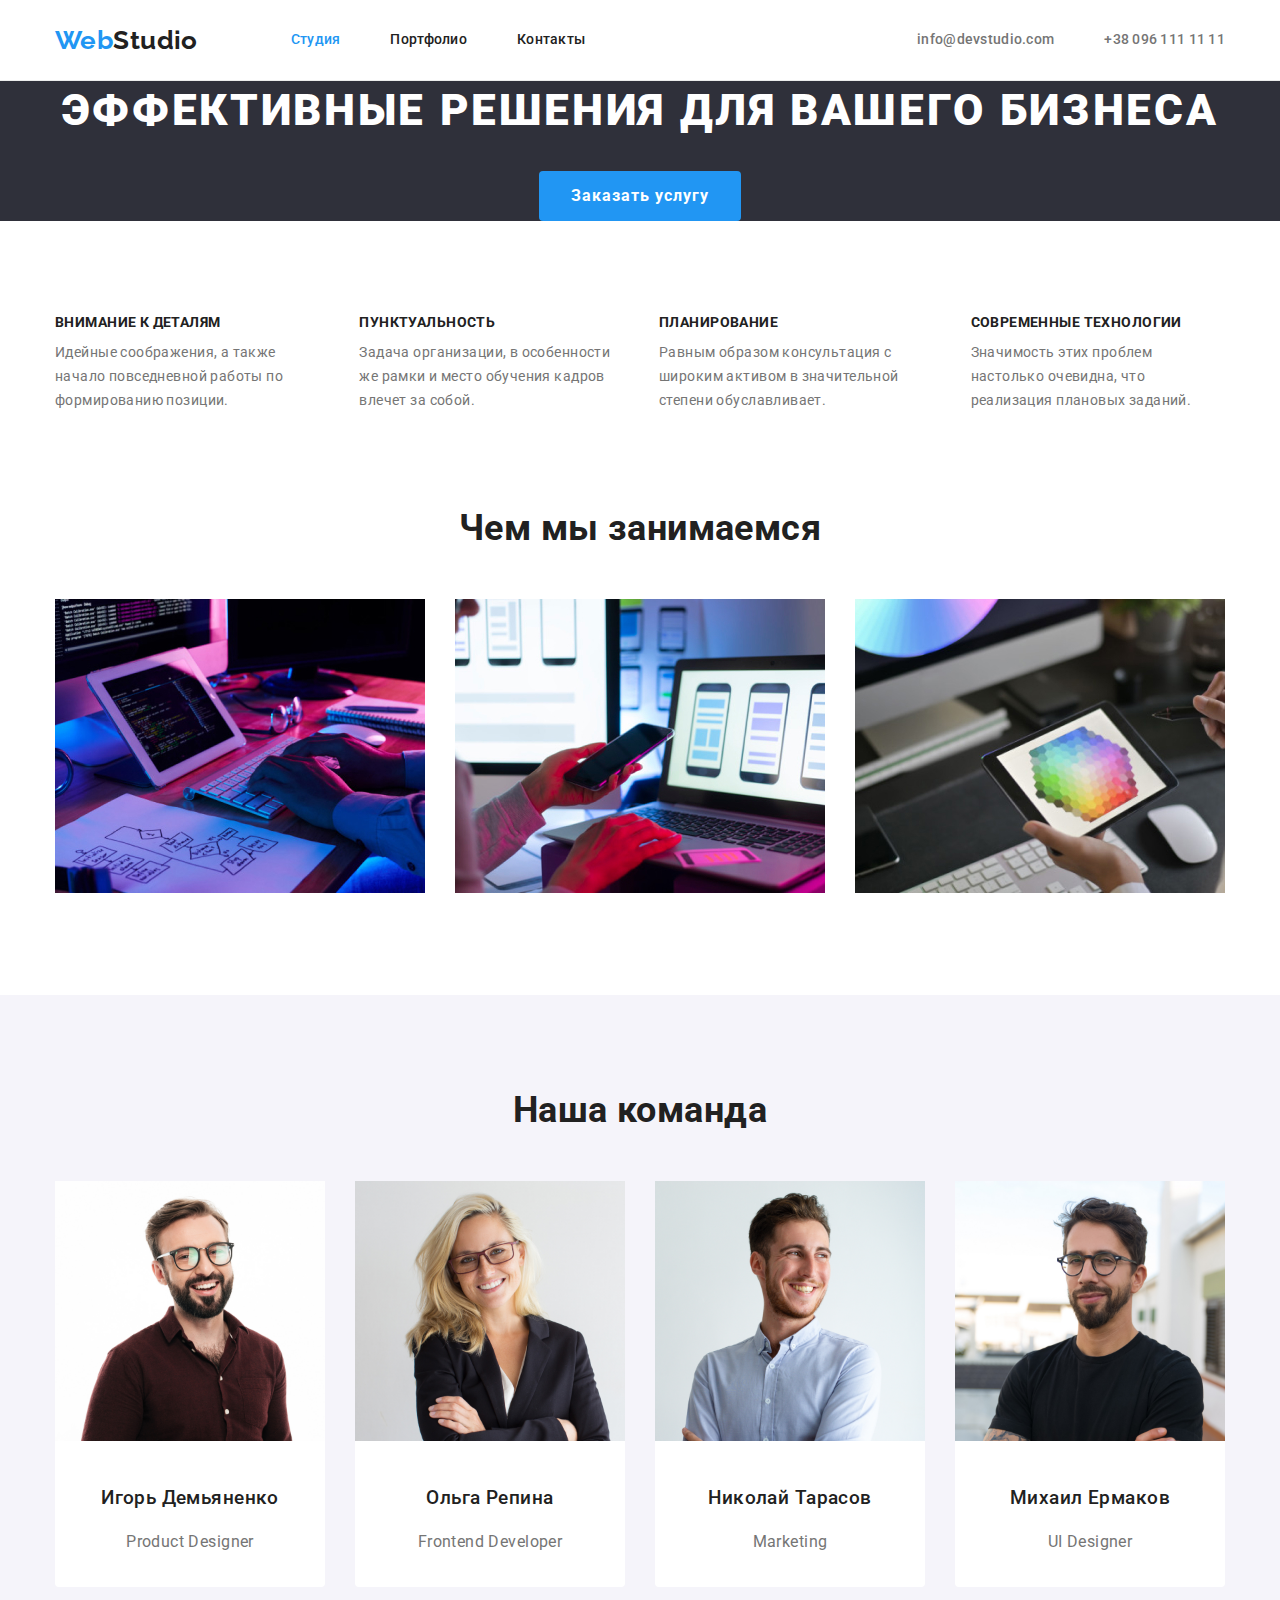
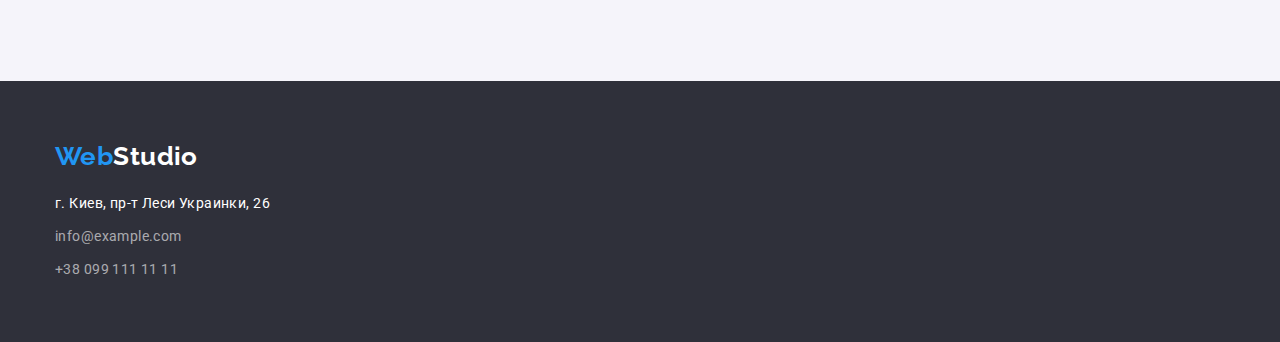
<file: index.html>
<!DOCTYPE html>
<html lang="ru">
<head>
    <meta charset="UTF-8">
    <meta name="viewport" content="width=device-width, initial-scale=1.0">
    <title>WebStudio</title>
    <link rel="preconnect" href="https://fonts.gstatic.com">
    <link href="https://fonts.googleapis.com/css2?family=Raleway:wght@700&family=Roboto:wght@400;500;700;900&display=swap"
        rel="stylesheet">
    <link rel="stylesheet" href="https://cdnjs.cloudflare.com/ajax/libs/modern-normalize/1.0.0/modern-normalize.min.css">
<link rel="stylesheet" href="./css/styles.css">
</head>
<body>
<!--главная навигация-->
    <header>
        <div class="container header">
        <nav class="main-nav">
            <a href="./index.html" class="logo"><span class="web">Web</span>Studio</a>
            <ul class="site-nav list">
                <li class="item">
                    <a href="./index.html" class="link current">Студия</a>
                </li>
                <li class="item">
                    <a href="./portfolio.html" class="link">Портфолио</a>
                </li>
                <li class="item">
                    <a href="" class="link">Контакты</a>
                </li>
            </ul>
        </nav>
        <a href="mailto:info@devstudio.com" class="contacts">info@devstudio.com</a>
        <a href="tel:380961111111" class="contacts">+38 096 111 11 11</a>
        </div>
    </header>

    <main>
<!--герой-->
      <section class="hero">
          <div class="container">
        <h1 class="hero-title">Эффективные решения для вашего бизнеса</h1>
        <button type="button" class="hero-button">Заказать услугу</button>
        </div>
      </section>
<!--особенности-->
    <section class="feature">
    <div class="container">   
      <h2 class="feature-title visually-hidden">Особенности</h2>
      <ul class="list">
          <li class="item">
              <h3 class="title">Внимание к деталям</h3>
              <p class="feature-text">Идейные соображения, а также начало повседневной работы по формированию позиции.</p>
          </li>
          <li class="item">
              <h3 class="title">Пунктуальность</h3>
              <p class="feature-text">Задача организации, в особенности же рамки и место обучения кадров влечет за собой.</p>
          </li>
          <li class="item">
              <h3 class="title">Планирование</h3>
              <p class="feature-text">Равным образом консультация с широким активом в значительной степени обуславливает.</p>
          </li>
          <li class="item">
              <h3 class="title">Современные технологии</h3>
              <p class="feature-text">Значимость этих проблем настолько очевидна, что реализация плановых заданий.</p>
          </li>
      </ul>
    </div>
    </section>
<!--чем мы занимаемся-->
      <section class="example">
        <div class="container">
          <h2 class="example-title">Чем мы занимаемся</h2>
        <ul class="list">
            <li class="item">
                <a href=""></a>
                <img src="./image/image-1.jpg" alt="человек печатает код" width="370">
            </li>
            <li class="item">
                <a href=""></a>
                <img src="./image/image-2.jpg" alt="рука с телефоном и открытый ноутбук" width="370">
            </li>
            <li class="item">
                <a href=""></a>
                <img src="./image/image-3.jpg" alt="рука с планшетом" width="370">
            </li>
        </ul>
        </div>
      </section>
<!--команда-->
      <section class="teams">
        <div class="container">
          <h2 class="teams-title">Наша команда</h2>
        <ul class="list">
            <li class="team-elements">
                <img src="./image/igor.jpg" alt="парень в очках и коричневой рубашке" width="270">
                <h3 class="title">Игорь Демьяненко</h3>
                <p lang="en" class="team-text">Product Designer</p>
            </li>
            <li class="team-elements">
                <img src="./image/olga.jpg" alt="девушка, блондинка в очках" width="270">
                <h3 class="title">Ольга Репина</h3>
                <p lang="en" class="team-text">Frontend Developer</p>
            </li>
            <li class="team-elements">
                <img src="./image/nikolai.jpg" alt="парень в светлой рубашке смотрит в сторону" width="270">
                <h3 class="title">Николай Тарасов</h3>
                <p lang="en" class="team-text">Marketing</p>
            </li>
            <li class="team-elements">
                <img src="./image/mikhail.jpg" alt="парень в очказ и черной футболке" width="270">
                <h3 class="title">Михаил Ермаков</h3>
                <p lang="en" class="team-text">UI Designer</p>
            </li>
        </ul>
        </div>
      </section>

    </main>
<!--подвал-->
    <footer class="footer">
        <div class="container">
        <a href="./index.html" class="logo"><span class="web">Web</span>Studio</a>
        <address class="addres">г. Киев, пр-т Леси Украинки, 26</address>
        <a href="mailto:info@example.com" class="footer-link">info@example.com</a>
        <a href="tel:380991111111" class="footer-link">+38 099 111 11 11</a>
        </div>
    </footer>

</body>
</html>
</file>
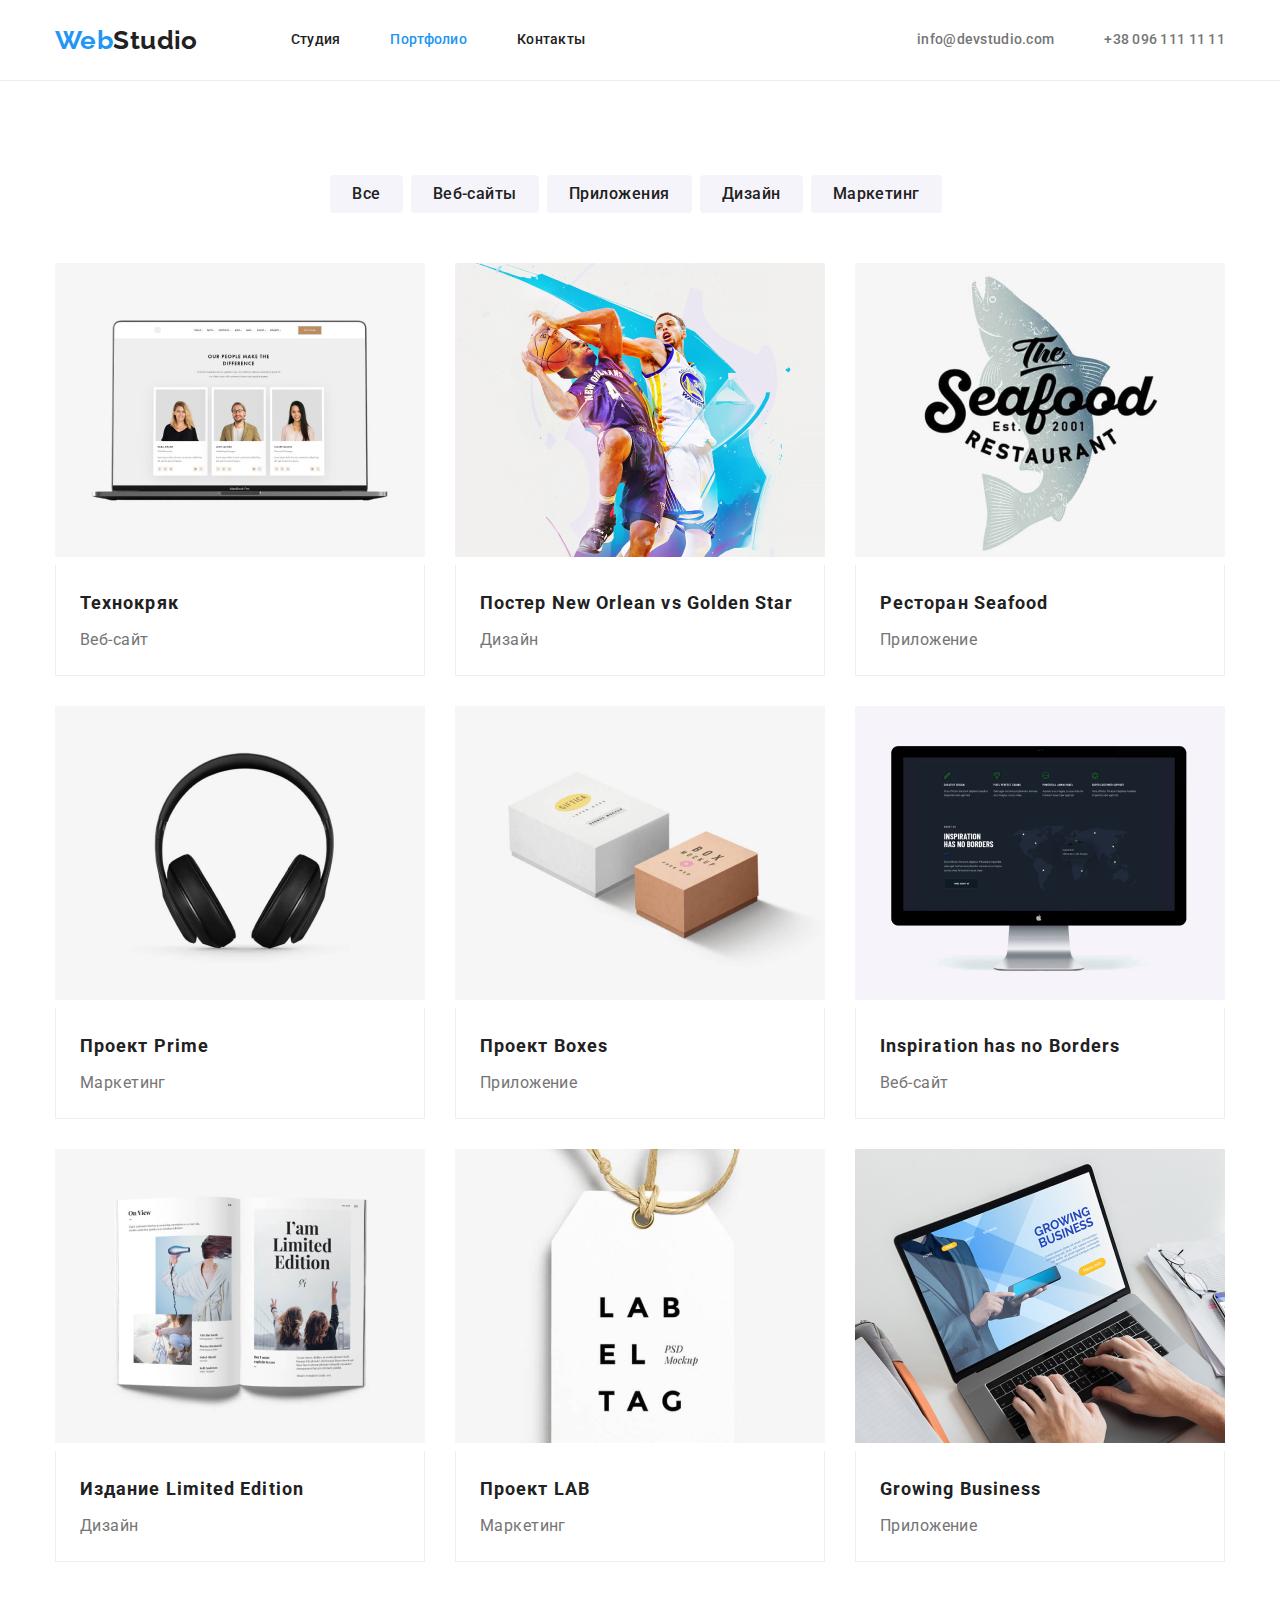
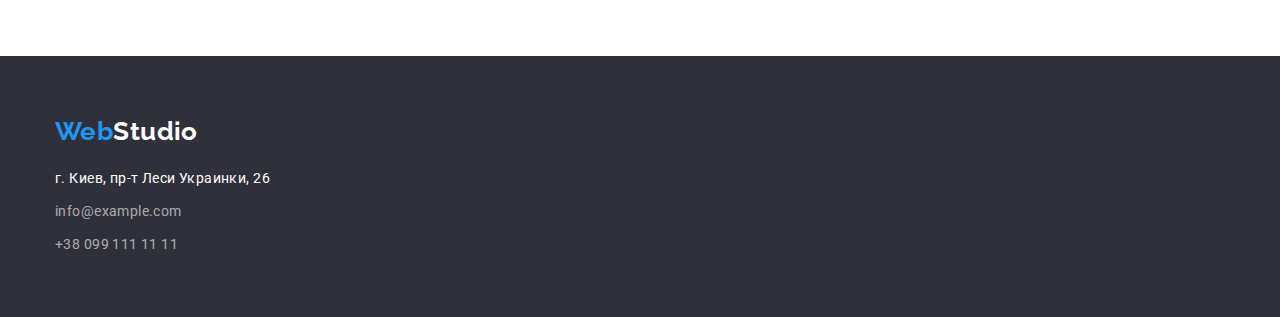
<file: portfolio.html>
<!DOCTYPE html>
<html lang="ru">

<head>
    <meta charset="UTF-8">
    <meta name="viewport" content="width=device-width, initial-scale=1.0">
    <title>WebStudio</title>
    <link rel="preconnect" href="https://fonts.gstatic.com">
    <link href="https://fonts.googleapis.com/css2?family=Raleway:wght@700&family=Roboto:wght@400;500;700;900&display=swap"
      rel="stylesheet">
    <link rel="stylesheet" href="https://cdnjs.cloudflare.com/ajax/libs/modern-normalize/1.0.0/modern-normalize.min.css">
    <link rel="stylesheet" href="./css/styles.css">
</head>

<body>
    <!--главная навигация-->
    <header>
      <div class="container header">
        <nav class="main-nav">
          <a href="./index.html" class="logo"><span class="web">Web</span>Studio</a>
          <ul class="site-nav list">
            <li class="item">
              <a href="./index.html" class="link">Студия</a>
            </li>
            <li class="item">
              <a href="./portfolio.html" class="link current">Портфолио</a>
            </li>
            <li class="item">
              <a href="" class="link">Контакты</a>
            </li>
          </ul>
        </nav>
        <a href="mailto:info@devstudio.com" class="contacts">info@devstudio.com</a>
        <a href="tel:380961111111" class="contacts">+38 096 111 11 11</a>
      </div>
    </header>

    <main>
      <section class="project">
        <div class="container">
     <h1 class="filter-title visually-hidden">Наши разработки</h1>
     <!--кнопки фильтра-->
     <h2 class="filter-title visually-hidden">Фильтр</h2>
      <ul class="list buttom">
          <li> 
            <button type="button" class="filter-buttom">Все</button>
          </li>
        <li>
            <button type="button" class="filter-buttom">Веб-сайты</button>
        </li>
        <li>
            <button type="button" class="filter-buttom">Приложения</button>
        </li>
        <li>
            <button type="button" class="filter-buttom">Дизайн</button>
        </li>
        <li>
            <button type="button" class="filter-buttom">Маркетинг</button>
        </li>
      </ul>
    <!--карточки-ссылки на проекты-->
    <div class="container-projects">
    <h2 class="filter-title visually-hidden">Проекты</h2>
      <ul class="list card">
          <li class="item">
              <a href="" class="list">
                <img src="image/tekhnokriak.jpg" alt="ноутбук с открытым сайтом" width="370">
                <div class="signature">
                <h3 class="project-title">Технокряк</h3>
                <p class="project-name">Веб-сайт</p>
                </div>
                </a>
          </li>
          <li class="item">
              <a href="" class="list">
                <img src="image/new-orlean-vs-gs.jpg" alt="два баскетболиста" width="370">
                <div class="signature">
                <h3 class="project-title">Постер New Orlean vs Golden Star</h3>
                <p class="project-name">Дизайн</p>
                </div>
              </a>
          </li>
          <li class="item">
              <a href="" class="list">
                <img src="image/seafood.jpg" alt="логотип ресторана seafood" width="370">
                <div class="signature">
                <h3 class="project-title">Ресторан Seafood</h3>
                <p class="project-name">Приложение</p>
                </div>
              </a>
          </li>
          <li class="item">
              <a href="" class="list">
                <img src="image/prime.jpg" alt="наушники" width="370">
                <div class="signature">
                <h3 class="project-title">Проект Prime</h3>
                <p class="project-name">Маркетинг</p>
                </div>
              </a>
          </li>
          <li class="item">
              <a href="" class="list">
                <img src="image/boxes.jpg" alt="две коробки" width="370">
                <div class="signature">
                <h3 class="project-title">Проект Boxes</h3>
                <p class="project-name">Приложение</p>
                </div>
              </a>
          </li>
          <li class="item">
              <a href="" class="list">
                <img src="image/inspiration-has-o-borders.jpg" alt="монитор компьютера" width="370">
                <div class="signature">
                <h3 class="project-title">Inspiration has no Borders</h3>
                <p class="project-name">Веб-сайт</p>
                </div>
              </a>
          </li>
          <li class="item">
              <a href="" class="list">
                <img src="image/limited-edition.jpg" alt="открытаю книга" width="370">
                <div class="signature">
                <h3 class="project-title">Издание Limited Edition</h3>
                <p class="project-name">Дизайн</p>
                </div>
              </a>
          </li>
          <li class="item">
              <a href="" class="list">
                <img src="image/lab.jpg" alt="бирка" width="370">
                <div class="signature">
                <h3 class="project-title">Проект LAB</h3>
                <p class="project-name">Маркетинг</p>
                </div>
              </a>
          </li>
          <li class="item">
              <a href="" class="list">
                <img src="image/growing-business.jpg" alt="открытый ноутбук" width="370">
                <div class="signature">
                <h3 class="project-title">Growing Business</h3>
                <p class="project-name">Приложение</p>
                </div>
              </a>
          </li>

      </ul>
      </div>
      </div>
      </section>
    </main>
    <!--подвал-->
    <footer class="footer">
      <div class="container">
        <a href="./index.html" class="logo"><span class="web">Web</span>Studio</a>
        <address class="addres">г. Киев, пр-т Леси Украинки, 26</address>
        <a href="mailto:info@example.com" class="footer-link">info@example.com</a>
        <a href="tel:380991111111" class="footer-link">+38 099 111 11 11</a>
      </div>
    </footer>

</body>

</html>
</file>
<file: css/styles.css>
/* основной цвет текста #757575 */
/* цвет заголовка #212121 */
/* цвет акцента #2196F3 */
/* основной цвет фона #FFFFFF */
/* дополнительный цвет фона #F5F4FA */
/* цвет фона в футере и герое #2F303A */
/* цвет текста в футере rgba(255, 255, 255, 0.6) */

:root {
  --primery-text-color: #757575;
  --title-text-color: #212121;
  --accent-color: #2196f3;
  --primery-white-color: #ffffff;
}
.container {
  width: 1200px;
  margin-left: auto;
  margin-right: auto;
  padding-left: 15px;
  padding-right: 15px;
  /*background-color: aqua;*/
}

body {
  color: var(--primery-text-color);
  background-color: var(--primery-white-color);
  font-family: Roboto, sans-serif;
  font-style: normal;
  font-weight: normal;
  font-size: 14px;
  line-height: 1.71;
  letter-spacing: 0.03em;
}
/* главная навигация */
.logo {
  margin-right: 93px;
  color: var(--title-text-color);
  font-family: Raleway, sans-serif;
  font-weight: bold;
  font-size: 26px;
  line-height: 1.19;
  text-decoration: none;
}
.web {
  color: var(--accent-color);
}
.site-nav {
  display: flex;
}
.main-nav {
  display: flex;
  align-items: center;
}
.header {
  display: flex;
  align-items: center;
}
.site-nav .item {
  margin-right: 50px;
}
.site-nav .item:last-child {
  margin: 0;
}
.site-nav .link {
  display: block;
  padding: 32px 0;

  color: var(--title-text-color);
  font-weight: 500;
  line-height: 1.14;
  letter-spacing: 0.02em;
  text-decoration: none;
}
.list {
  padding: 0;
  margin: 0;
  list-style: none;
  text-decoration: none;
}
.contacts {
  margin-left: auto;
  color: var(--primery-text-color);
  font-weight: 500;
  line-height: 1.14;
  letter-spacing: 0.02em;
  text-decoration: none;
}
.contacts + .contacts {
  margin-left: 50px;
}
.site-nav .link:hover,
.site-nav .link:focus {
  color: var(--accent-color);
}
.site-nav .link.current {
  color: var(--accent-color);
}
.contacts:hover,
.contacts:focus {
  color: var(--accent-color);
}
header {
  border-bottom: 1px solid #ececec;
}
/* герой */
.hero {
  background-color: #2f303a;
  color: var(--primery-white-color);
  text-align: center;
}
.hero-title {
  margin-top: 0;
  margin-bottom: 30px;
  margin-left: auto;
  margin-right: auto;
  font-weight: 900;
  font-size: 44px;
  line-height: 1.36;
  text-align: center;
  letter-spacing: 0.06em;
  text-transform: uppercase;
}
.hero-button {
  margin-top: 0;
  margin-bottom: 0;
  margin-left: auto;
  margin-right: auto;
  padding: 10px 32px;
  border-radius: 4px;
  background-color: var(--accent-color);
  color: var(--primery-white-color);
  font-weight: bold;
  font-size: 16px;
  line-height: 1.88;
  display: flex;
  align-items: center;
  text-align: center;
  letter-spacing: 0.06em;
  border: none;
  outline: none;
  cursor: pointer;
}
/* особенности */
.feature .list {
  display: flex;
}
.feature {
  padding: 94px 0;
}
.visually-hidden {
  position: absolute;
  clip: rect(0 0 0 0);
  width: 1px;
  height: 1px;
  margin: -1px;
}
.feature .item {
  margin-right: 30px;
}
.feature .item:nth-child(4) {
  margin-right: 0;
}
.feature .title {
  margin: 0 0 10px;
  color: var(--title-text-color);
  font-weight: bold;
  font-size: 14px;
  line-height: 1.14;
  text-transform: uppercase;
}
.feature-text {
  margin: 0;
}
/* чем мы занимаемся */
.example .list {
  display: flex;
}
.example {
  padding-bottom: 94px;
}
.example .item {
  margin-right: 30px;
}
.example .item:nth-child(3) {
  margin: 0;
}
.example-title {
  margin: 0 0 50px;
  color: var(--title-text-color);
  font-weight: bold;
  font-size: 36px;
  line-height: 1.17;
  text-align: center;
}

/* команда */
.teams .list {
  display: flex;
}
.teams {
  background-color: #f5f4fa;
  padding: 94px 0;
}
.teams-title {
  margin: 0 0 50px;
  color: var(--title-text-color);
  font-weight: bold;
  font-size: 36px;
  line-height: 1.17;
  text-align: center;
}
.team-elements {
  margin-right: 30px;
  background-color: var(--primery-white-color);
  font-size: 16px;
  line-height: 1.9;
  text-align: center;
  border-radius: 0 0 4px 4px;
}
.team-elements:nth-child(4) {
  margin: 0;
}
.teams .title {
  margin: 30px auto 10px;
  color: var(--title-text-color);
  font-weight: 500;
}
.team-text {
  margin: 0 0 30px;
}

/* подвал */
.footer {
  background-color: #2f303a;
  padding: 60px 0;
}
.footer .logo {
  display: block;
  margin: 0 0 20px;
  color: var(--primery-white-color);
}
.addres {
  margin: 0 0 9px;
  color: var(--primery-white-color);
  font-style: normal;
}
.footer-link {
  display: block;
  margin: 0 0 9px;
  color: rgba(255, 255, 255, 0.6);
  text-decoration: none;
}
.footer-link:last-child {
  margin: 0;
}

/* страница портфолио */
.project {
  background-color: var(--primery-white-color);
  padding: 94px 0;
}
.filter-buttom {
  margin-right: 8px;
  padding: 6px 22px;
  color: var(--title-text-color);
  background-color: #f5f4fa;
  font-weight: 500;
  font-size: 16px;
  line-height: 1.63;
  text-align: center;
  letter-spacing: 0.03em;
  border-radius: 4px;
  border: none;
  outline: none;
  cursor: pointer;
}
.filter-buttom:active,
.filter-buttom:hover,
.filter-buttom:focus {
  color: var(--primery-white-color);
  background-color: var(--accent-color);
}
.buttom {
  display: flex;
  justify-content: center;
  margin-bottom: 50px;
}
.card {
  display: flex;
  flex-wrap: wrap;
}
.card > .item {
  width: calc ((100%-60px)/3);
  margin-right: 30px;
  margin-bottom: 30px;
}
.card > .item.item:nth-child(3n) {
  margin-right: 0;
}
.card > .item.item:nth-last-child(-n + 3) {
  margin-bottom: 0;
}
.project-title {
  margin: 0 0 4px;
  color: var(--title-text-color);
  font-weight: bold;
  font-size: 18px;
  line-height: 2;
  letter-spacing: 0.06em;
}
.project-name {
  margin: 0;
  color: var(--primery-text-color);
  font-size: 16px;
  line-height: 1.88;
}
.signature {
  padding: 20px 24px;
  border-left: 1px solid #eeeeee;
  border-right: 1px solid #eeeeee;
  border-bottom: 1px solid #eeeeee;
}
</file>
